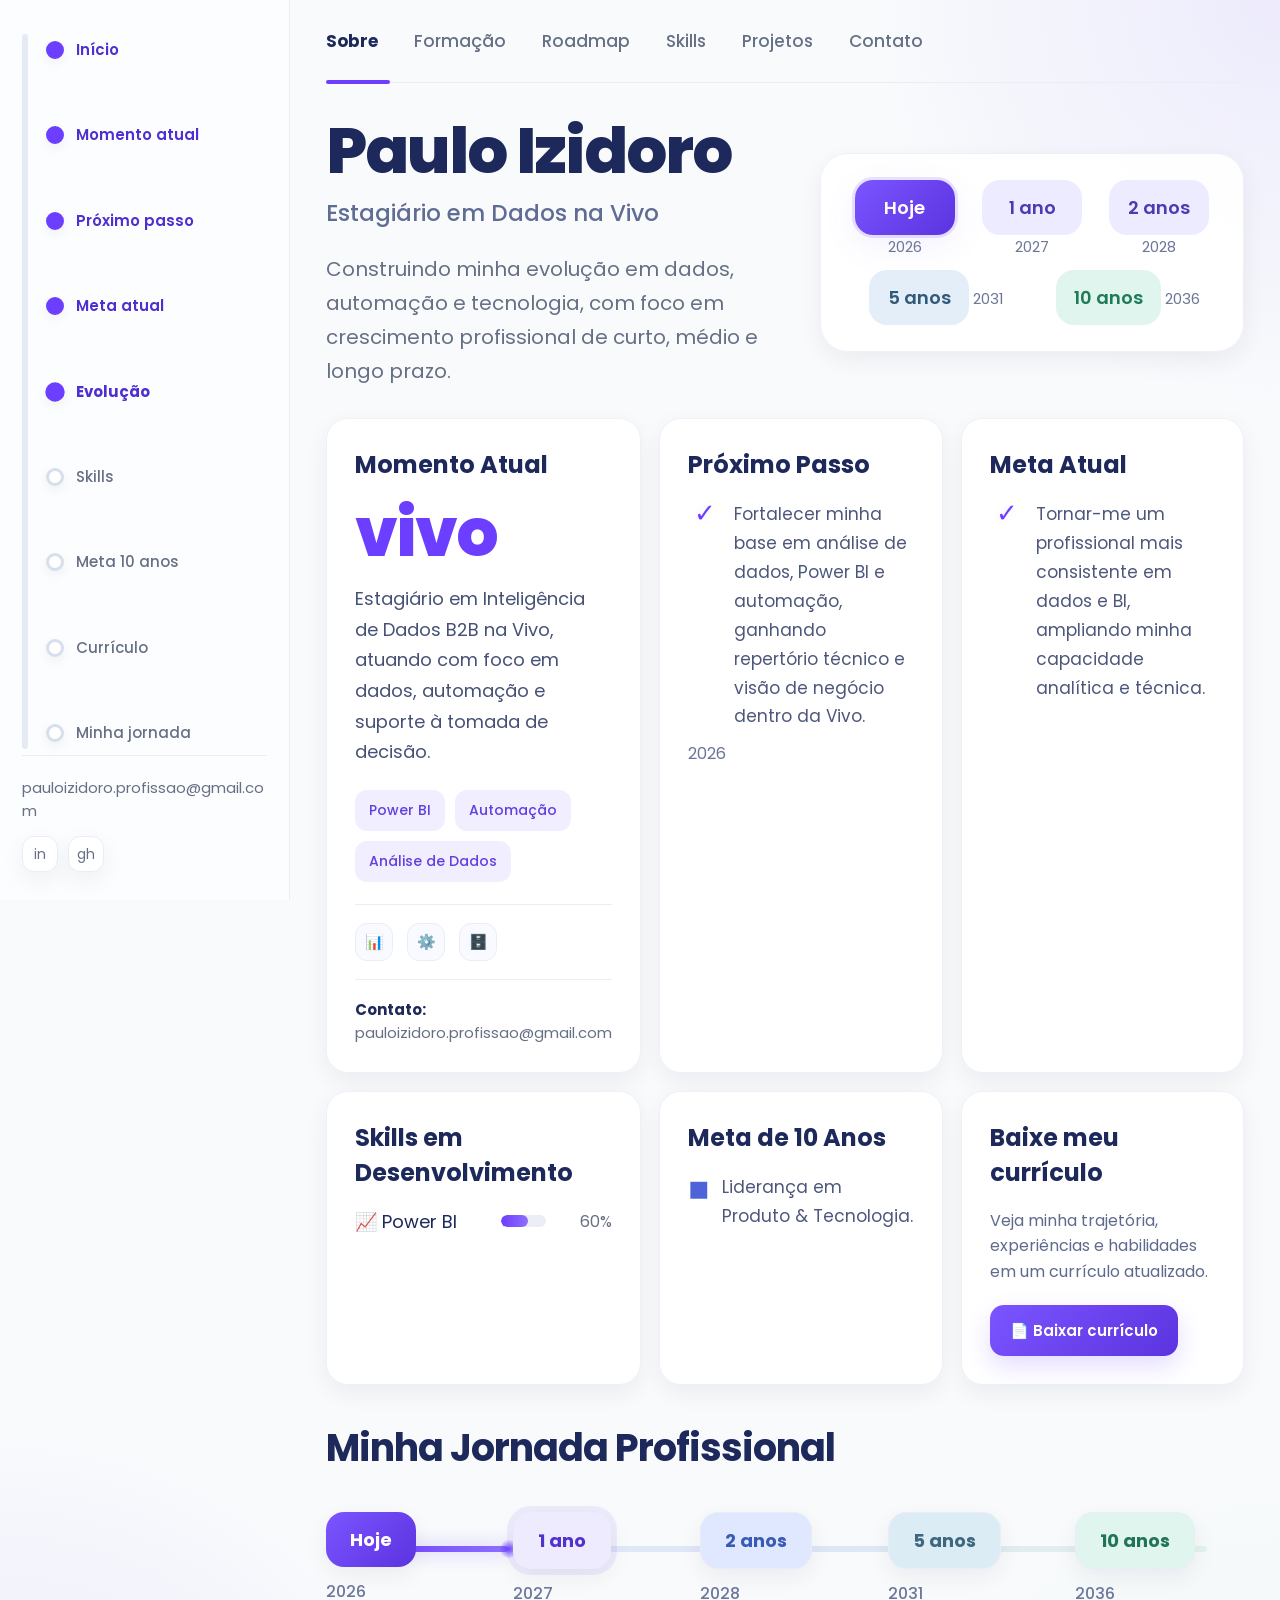
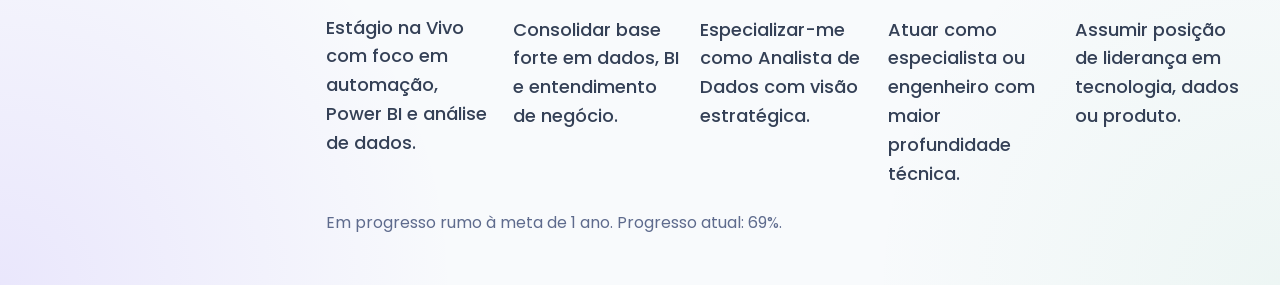
<file: index.html>
<!DOCTYPE html>
<html lang="pt-BR">
<head>
  <meta charset="UTF-8" />
  <meta name="viewport" content="width=device-width, initial-scale=1.0" />
  <title>PDI - Paulo Izidoro</title>

  <link rel="preconnect" href="https://fonts.googleapis.com">
  <link rel="preconnect" href="https://fonts.gstatic.com" crossorigin>
  <link
    href="https://fonts.googleapis.com/css2?family=Poppins:wght@300;400;500;600;700;800&display=swap"
    rel="stylesheet"
  >

  <link rel="stylesheet" href="css/style.css" />
</head>
<body>
  <div vw class="enabled">
    <div vw-access-button class="active"></div>
    <div vw-plugin-wrapper>
      <div class="vw-plugin-top-wrapper"></div>
    </div>
  </div>
  <script src="https://vlibras.gov.br/app/vlibras-plugin.js"></script>
  <script>
    new window.VLibras.Widget('https://vlibras.gov.br/app');
  </script>

  <div class="layout">
    <aside class="sidebar">
    <div class="sidebar-progress">
        <div class="sidebar-progress-line">
        <div class="sidebar-progress-fill" id="sidebarProgressFill"></div>
        </div>

        <nav class="sidebar-nav">
        <a href="#inicio" class="sidebar-step active" data-target="inicio">
            <span class="sidebar-step-dot"></span>
            <span class="sidebar-step-label">Início</span>
        </a>

        <a href="#momento-atual" class="sidebar-step" data-target="momento-atual">
            <span class="sidebar-step-dot"></span>
            <span class="sidebar-step-label">Momento atual</span>
        </a>

        <a href="#proximo-passo" class="sidebar-step" data-target="proximo-passo">
            <span class="sidebar-step-dot"></span>
            <span class="sidebar-step-label">Próximo passo</span>
        </a>

        <a href="#meta-atual" class="sidebar-step" data-target="meta-atual">
            <span class="sidebar-step-dot"></span>
            <span class="sidebar-step-label">Meta atual</span>
        </a>

        <a href="#horizonte" class="sidebar-step" data-target="horizonte">
            <span class="sidebar-step-dot"></span>
            <span class="sidebar-step-label">Evolução</span>
        </a>

        <a href="#skills-desenvolvimento" class="sidebar-step" data-target="skills-desenvolvimento">
            <span class="sidebar-step-dot"></span>
            <span class="sidebar-step-label">Skills</span>
        </a>

        <a href="#meta-10-anos" class="sidebar-step" data-target="meta-10-anos">
            <span class="sidebar-step-dot"></span>
            <span class="sidebar-step-label">Meta 10 anos</span>
        </a>

        <a href="#curriculo-card" class="sidebar-step" data-target="curriculo-card">
            <span class="sidebar-step-dot"></span>
            <span class="sidebar-step-label">Currículo</span>
        </a>

        <a href="#jornada-profissional" class="sidebar-step" data-target="jornada-profissional">
            <span class="sidebar-step-dot"></span>
            <span class="sidebar-step-label">Minha jornada</span>
        </a>
        </nav>
    </div>

    <div class="sidebar-bottom">
        <p class="email">pauloizidoro.profissao@gmail.com</p>
        <div class="socials">
        <a href="https://www.linkedin.com/in/paulo-izidoroo/" target="_blank"><span>in</span></a>
        <a href="https://github.com/EyziDev" target="_blank"><span>gh</span></a>
        </div>
    </div>
    </aside>

    <main class="content">
      <nav class="top-nav">
        <a href="index.html" class="active">Sobre</a>
        <a href="formacao.html">Formação</a>
        <a href="placeholder.html">Roadmap</a>
        <a href="placeholder.html">Skills</a>
        <a href="placeholder.html">Projetos</a>
        <a href="contato.html">Contato</a>
      </nav>

      <section class="hero reveal" id="inicio">
        <div class="hero-left">
          <h1>Paulo Izidoro</h1>
          <h3>Estagiário em Dados na Vivo</h3>
          <p>
            Construindo minha evolução em dados, automação e tecnologia,
            com foco em crescimento profissional de curto, médio e longo prazo.
          </p>
        </div>

        <div class="roadmap-card" id="horizonte">
            <div class="roadmap-track">
                <button class="step current roadmap-btn active" data-phase="hoje" type="button">
                <span class="bubble">Hoje</span>
                <span class="year">2026</span>
                </button>

                <button class="step one roadmap-btn" data-phase="1ano" type="button">
                <span class="bubble">1 ano</span>
                <span class="year">2027</span>
                </button>

                <button class="step two roadmap-btn" data-phase="2anos" type="button">
                <span class="bubble">2 anos</span>
                <span class="year">2028</span>
                </button>

                <button class="step five roadmap-btn" data-phase="5anos" type="button">
                <span class="bubble">5 anos</span>
                <span class="year">2031</span>
                </button>

                <button class="step ten roadmap-btn" data-phase="10anos" type="button">
                <span class="bubble">10 anos</span>
                <span class="year">2036</span>
                </button>
            </div>
        </div>
      </section>

      <section class="main-grid">
        <article class="card reveal" id="momento-atual">
          <h2>Momento Atual</h2>
          <div class="brand">vivo</div>
          <p class="role">
            Estagiário em Inteligência de Dados B2B na Vivo, atuando com foco em
            dados, automação e suporte à tomada de decisão.
          </p>

          <div class="tags">
            <span class="tag">Power BI</span>
            <span class="tag">Automação</span>
            <span class="tag">Análise de Dados</span>
          </div>

          <div class="divider"></div>

          <div class="mini-icons">
            <span>📊</span>
            <span>⚙️</span>
            <span>🗄️</span>
          </div>

          <div class="divider"></div>

          <p class="small-text"><span class="strong">Contato:</span> pauloizidoro.profissao@gmail.com</p>
        </article>

        <article class="card reveal" id="proximo-passo">
        <h2 id="nextStepTitle">Próximo Passo</h2>

        <div class="list-line dynamic-line">
            <span class="dynamic-icon" id="nextStepIcon">✓</span>
            <p id="nextStepText">
            Consolidar conhecimentos sólidos em análise de dados, BI e automação
            para apoiar decisões estratégicas.
            </p>
        </div>

        <p class="subdate" id="nextStepDate">2026</p>
        </article>

        <article class="card reveal" id="meta-atual">
        <h2 id="goalTitle">Meta Atual</h2>

        <div class="list-line dynamic-line">
            <span class="dynamic-icon" id="goalIcon">✓</span>
            <p id="goalText">
            Tornar-me um profissional mais consistente em dados e BI, ampliando
            minha capacidade analítica e técnica.
            </p>
        </div>
        </article>

        <article class="card reveal" id="skills-desenvolvimento">
          <h2>Skills em Desenvolvimento</h2>

          <div class="skill-row">
            <div class="skill-label">📈 Power BI</div>
            <div class="bar">
              <div class="bar-fill"></div>
            </div>
            <div class="percent">60%</div>
          </div>
        </article>

        <article class="card reveal" id="meta-10-anos">
          <h2>Meta de 10 Anos</h2>
          <div class="list-line">
            <span class="arrow">◼</span>
            <p>Liderança em Produto & Tecnologia.</p>
          </div>
        </article>

        <article class="card reveal" id="curriculo-card">
            <h2>Baixe meu currículo</h2>

            <p class="resume-text">
                Veja minha trajetória, experiências e habilidades em um currículo atualizado.
            </p>

            <a class="resume-button" href="assets/Paulo_Izidoro_EstágioDados_CV.pdf" download target="_blank">
                📄 Baixar currículo
            </a>
        </article>
      </section>

      <section class="timeline-section reveal" id="jornada-profissional">
        <h2 class="timeline-title">Minha Jornada Profissional</h2>

        <div class="timeline-progress-wrap">
          <div class="timeline-progress-base"></div>
          <div class="timeline-progress-fill" id="timelineProgress">
            <div class="progress-glow"></div>
          </div>

          <div class="timeline">
            <div class="timeline-item current">
              <div class="timeline-badge">Hoje</div>
              <div class="timeline-year">2026</div>
              <h4>Estágio na Vivo com foco em automação, Power BI e análise de dados.</h4>
            </div>

            <div class="timeline-item one" id="oneYearStep">
              <div class="timeline-badge">1 ano</div>
              <div class="timeline-year">2027</div>
              <h4>Consolidar base forte em dados, BI e entendimento de negócio.</h4>
            </div>

            <div class="timeline-item two">
              <div class="timeline-badge">2 anos</div>
              <div class="timeline-year">2028</div>
              <h4>Especializar-me como Analista de Dados com visão estratégica.</h4>
            </div>

            <div class="timeline-item five">
              <div class="timeline-badge">5 anos</div>
              <div class="timeline-year">2031</div>
              <h4>Atuar como especialista ou engenheiro com maior profundidade técnica.</h4>
            </div>

            <div class="timeline-item ten">
              <div class="timeline-badge">10 anos</div>
              <div class="timeline-year">2036</div>
              <h4>Assumir posição de liderança em tecnologia, dados ou produto.</h4>
            </div>
          </div>
        </div>

        <p class="timeline-status" id="timelineStatus">
          Em progresso rumo à meta de 1 ano.
        </p>
      </section>
    </main>
  </div>

  <script src="js/script.js"></script>
</body>
</html>
</file>
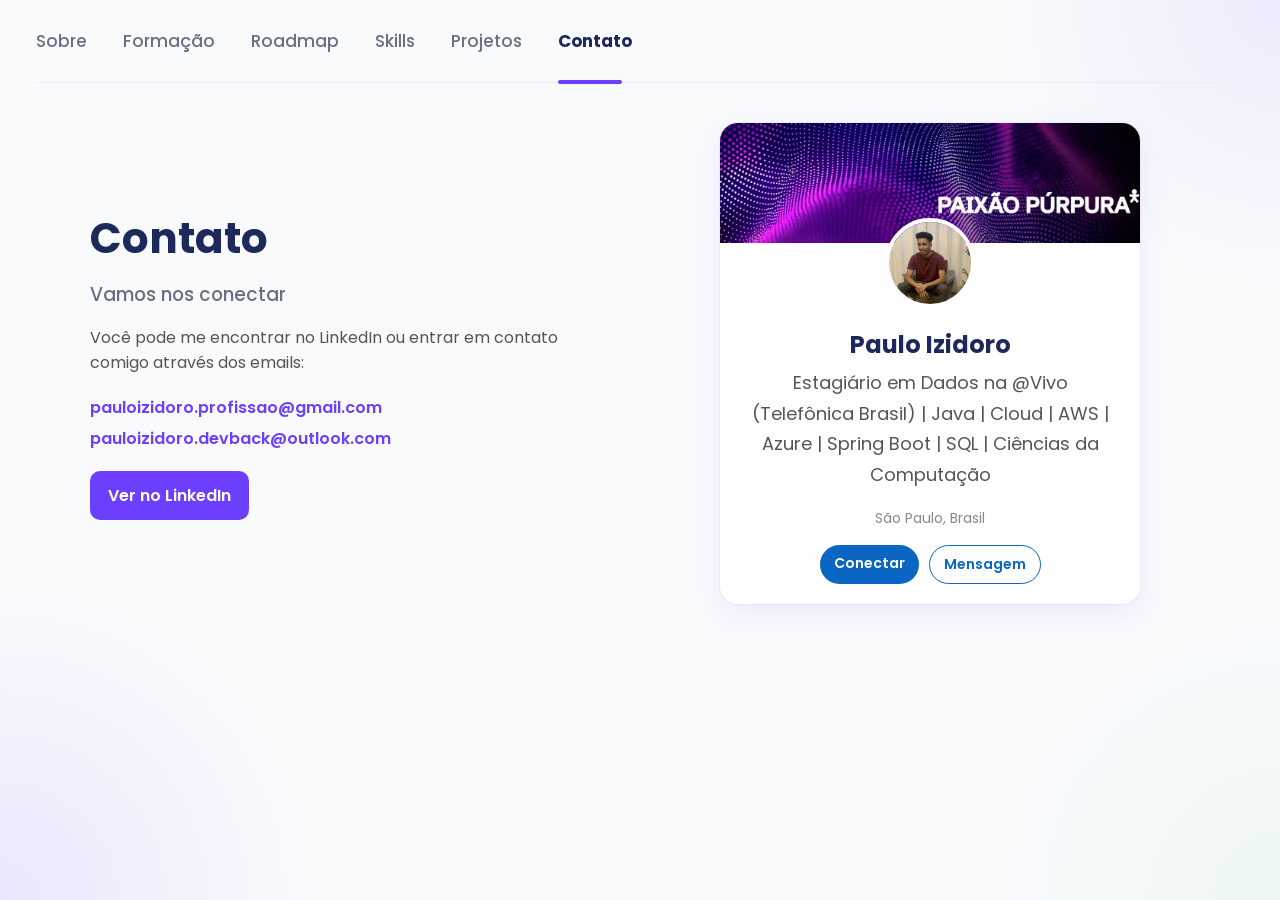
<file: contato.html>
<!DOCTYPE html>
<html lang="pt-BR">
<head>
  <meta charset="UTF-8" />
  <meta name="viewport" content="width=device-width, initial-scale=1.0"/>
  <title>Contato | Paulo Izidoro</title>

  <link rel="preconnect" href="https://fonts.googleapis.com">
  <link rel="preconnect" href="https://fonts.gstatic.com" crossorigin>
  <link href="https://fonts.googleapis.com/css2?family=Poppins:wght@300;400;500;600;700;800&display=swap" rel="stylesheet">

  <!-- GLOBAL -->
  <link rel="stylesheet" href="css/style.css" />

  <!-- LOCAL -->
  <link rel="stylesheet" href="css/contato.css" />
</head>

<body>

<div class="layout">
  <main class="content">

    <!-- MENU -->
    <nav class="top-nav">
      <a href="index.html">Sobre</a>
      <a href="formacao.html">Formação</a>
      <a href="placeholder.html">Roadmap</a>
      <a href="placeholder.html">Skills</a>
      <a href="placeholder.html">Projetos</a>
      <a href="contato.html" class="active">Contato</a>
    </nav>

    <!-- CONTEÚDO -->
    <section class="contato-wrapper">

      <!-- TEXTO -->
      <div class="contato-text">
        <h1>Contato</h1>
        <h3>Vamos nos conectar</h3>

        <p>
          Você pode me encontrar no LinkedIn ou entrar em contato comigo através dos emails:
        </p>

        <div class="emails">
          <a href="mailto:pauloizidoro.profissao@gmail.com">
            pauloizidoro.profissao@gmail.com
          </a>
          <a href="mailto:contato.paulo@email.com">
            pauloizidoro.devback@outlook.com
          </a>
        </div>

        <a 
          href="https://www.linkedin.com/in/paulo-izidoroo/" 
          target="_blank"
          class="linkedin-btn"
        >
          Ver no LinkedIn
        </a>
      </div>

      <!-- PREVIEW -->
      <div class="linkedin-preview">

        <div class="profile-card">

          <div class="cover"></div>

          <div class="profile-content">
            <img src="./img/perfil.jpg" class="avatar" />

            <h2>Paulo Izidoro</h2>

            <p class="role">
              Estagiário em Dados na @Vivo (Telefônica Brasil) | Java | Cloud | AWS | Azure | Spring Boot | SQL | Ciências da Computação
            </p>

            <p class="location">
              São Paulo, Brasil
            </p>

            <div class="actions">
              <a href="https://www.linkedin.com/in/paulo-izidoroo/" target="_blank">
                Conectar
              </a>
              <a href="https://www.linkedin.com/in/paulo-izidoroo/" target="_blank">
                Mensagem
              </a>
            </div>

          </div>

        </div>

      </div>

    </section>

  </main>
</div>

</body>
</html>
</file>
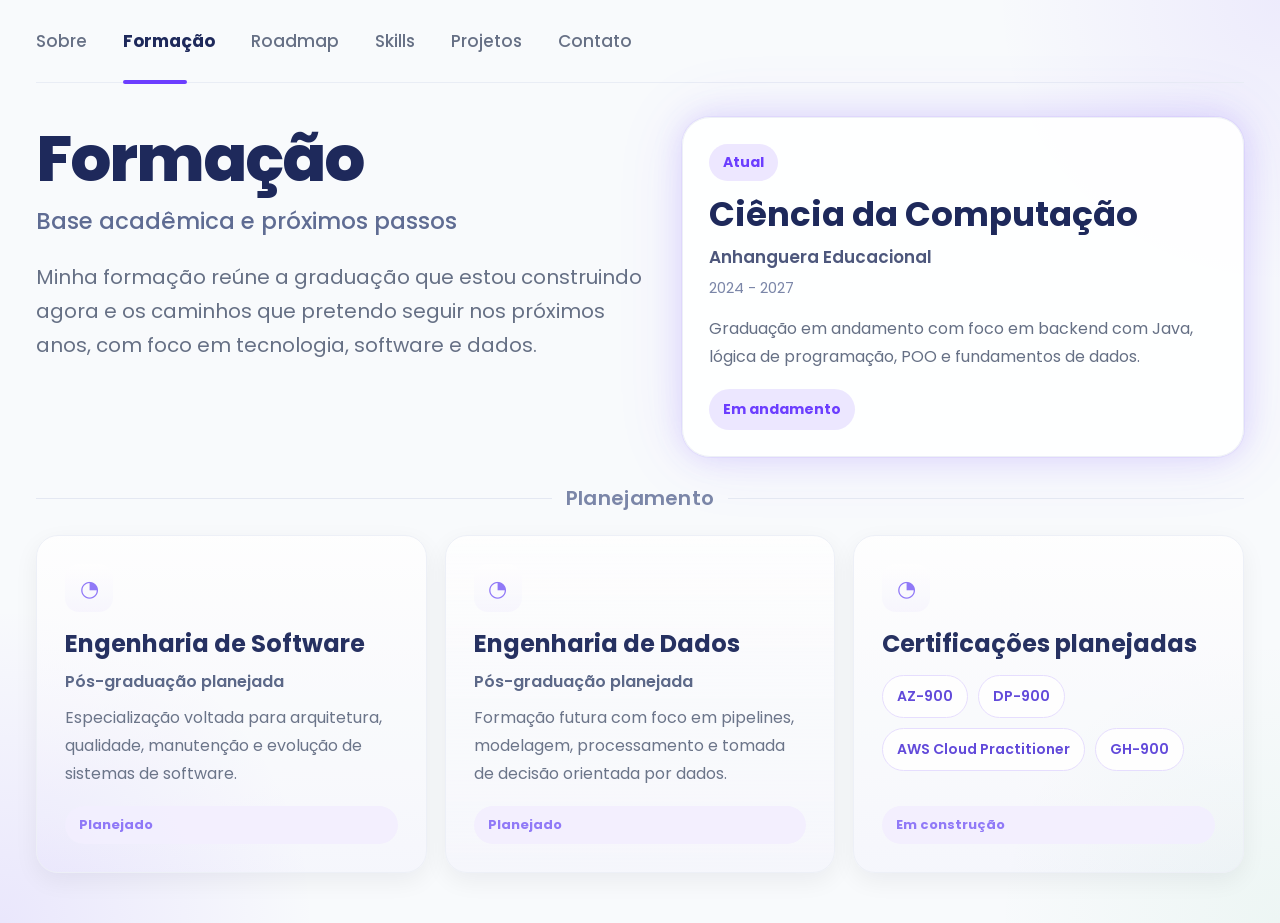
<file: formacao.html>
<!DOCTYPE html>
<html lang="pt-BR">
<head>
  <meta charset="UTF-8" />
  <meta name="viewport" content="width=device-width, initial-scale=1.0" />
  <title>Formação | Paulo Izidoro</title>

  <link rel="preconnect" href="https://fonts.googleapis.com">
  <link rel="preconnect" href="https://fonts.gstatic.com" crossorigin>
  <link
    href="https://fonts.googleapis.com/css2?family=Poppins:wght@300;400;500;600;700;800&display=swap"
    rel="stylesheet"
  >

  <link rel="stylesheet" href="css/style.css" />
  <link rel="stylesheet" href="css/formacao.css" />
</head>
<body>
    <div vw class="enabled">
        <div vw-access-button class="active"></div>
        <div vw-plugin-wrapper>
        <div class="vw-plugin-top-wrapper"></div>
        </div>
    </div>
    <script src="https://vlibras.gov.br/app/vlibras-plugin.js"></script>
    <script>
        new window.VLibras.Widget('https://vlibras.gov.br/app');
    </script>

  <div class="layout">

    <main class="content">
      <nav class="top-nav">
        <a href="index.html">Sobre</a>
        <a href="formacao.html" class="active">Formação</a>
        <a href="placeholder.html">Roadmap</a>
        <a href="placeholder.html">Skills</a>
        <a href="placeholder.html">Projetos</a>
        <a href="contato.html">Contato</a>
      </nav>

      <section class="hero reveal">
        <div class="hero-left">
          <h1>Formação</h1>
          <h3>Base acadêmica e próximos passos</h3>
          <p>
            Minha formação reúne a graduação que estou construindo agora e os caminhos
            que pretendo seguir nos próximos anos, com foco em tecnologia, software e dados.
          </p>
        </div>

        <div class="roadmap-card formacao-highlight-card">
          <span class="highlight-badge">Atual</span>
          <h2>Ciência da Computação</h2>
          <p class="highlight-institution">Anhanguera Educacional</p>
          <p class="highlight-period">2024 - 2027</p>
          <p class="highlight-description">
            Graduação em andamento com foco em backend com Java, lógica de programação,
            POO e fundamentos de dados.
          </p>
          <span class="status-chip">Em andamento</span>
        </div>
      </section>

      <div class="formacao-divider reveal">
        <span>Planejamento</span>
      </div>

      <section class="formacao-grid-section reveal">
        <article class="card formacao-card futuro">
          <div class="card-icon">◔</div>
          <h2>Engenharia de Software</h2>
          <p class="card-subtitle">Pós-graduação planejada</p>
          <p class="card-text">
            Especialização voltada para arquitetura, qualidade, manutenção e evolução
            de sistemas de software.
          </p>
          <span class="card-tag future">Planejado</span>
        </article>

        <article class="card formacao-card futuro">
          <div class="card-icon">◔</div>
          <h2>Engenharia de Dados</h2>
          <p class="card-subtitle">Pós-graduação planejada</p>
          <p class="card-text">
            Formação futura com foco em pipelines, modelagem, processamento e tomada
            de decisão orientada por dados.
          </p>
          <span class="card-tag future">Planejado</span>
        </article>

        <article class="card formacao-card futuro certificacoes-card">
          <div class="card-icon">◔</div>
          <h2>Certificações planejadas</h2>

          <div class="cert-list">
            <span class="cert-item">AZ-900</span>
            <span class="cert-item">DP-900</span>
            <span class="cert-item">AWS Cloud Practitioner</span>
            <span class="cert-item">GH-900</span>
          </div>

          <span class="card-tag future">Em construção</span>
        </article>
      </section>
    </main>
  </div>

  <script src="js/formacao.js"></script>
</body>
</html>
</file>
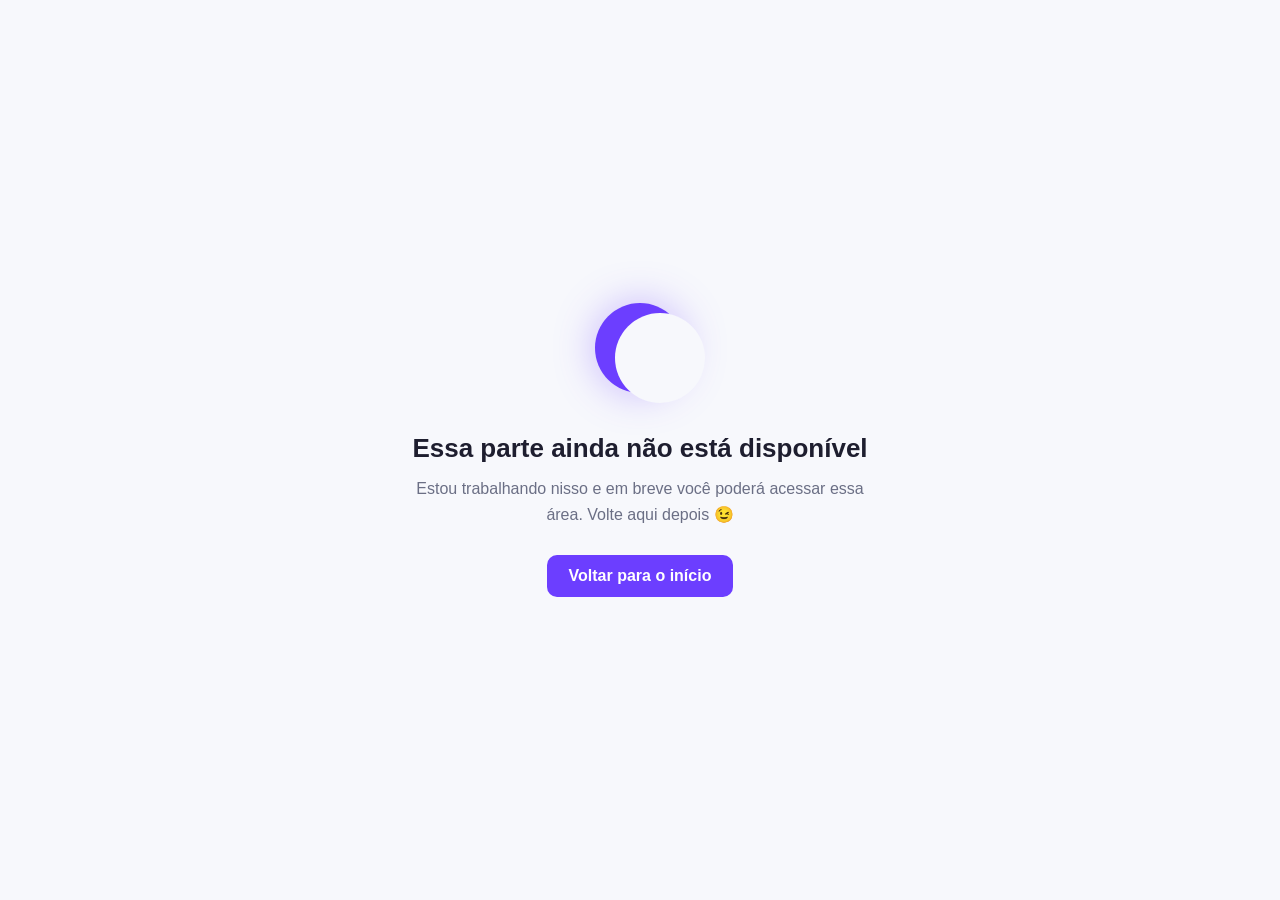
<file: placeholder.html>
<!DOCTYPE html>
<html lang="pt-br">
<head>
  <meta charset="UTF-8" />
  <title>Em breve</title>
  <link rel="stylesheet" href="./css/placeholder.css" />
</head>
<body>

  <div class="container">

    <div class="moon-wrapper">
      <div class="moon"></div>
    </div>

    <h1>Essa parte ainda não está disponível</h1>

    <p>
      Estou trabalhando nisso e em breve você poderá acessar essa área.
      Volte aqui depois 😉
    </p>

    <a href="./index.html" class="back-btn">Voltar para o início</a>

  </div>

</body>
</html>
</file>
<file: css/style.css>
* {
  margin: 0;
  padding: 0;
  border: 0;
  box-sizing: border-box;
  font-family: "Poppins", sans-serif;
}

:root {
  --bg: #f8fafc;
  --white: #ffffff;
  --text: #1e295b;
  --text-soft: #667085;
  --line: #e9edf5;

  --purple: #6c3eff;
  --purple-soft: #ede7ff;
  --purple-mid: #bba9ff;

  --blue-soft: #dfe8ff;
  --green-soft: #dff5ee;
  --green: #3bb273;

  --shadow: 0 10px 35px rgba(108, 62, 255, 0.08);
  --card-shadow: 0 8px 24px rgba(15, 23, 42, 0.06);
  --radius-xl: 28px;
  --radius-lg: 22px;
}

body {
  background:
    radial-gradient(circle at bottom left, rgba(108, 62, 255, 0.10), transparent 20%),
    radial-gradient(circle at top right, rgba(108, 62, 255, 0.08), transparent 18%),
    radial-gradient(circle at bottom right, rgba(59, 178, 115, 0.06), transparent 18%),
    var(--bg);
  color: var(--text);
  min-height: 100vh;
}

.layout {
  display: flex;
  min-height: 100vh;
}

.sidebar {
  width: 290px;
  background: rgba(255, 255, 255, 0.55);
  backdrop-filter: blur(8px);
  border-right: 1px solid var(--line);
  padding: 32px 22px;
  display: flex;
  flex-direction: column;
  justify-content: space-between;
  position: sticky;
  top: 0;
  height: 100vh;
}

.sidebar {
  width: 290px;
  background: rgba(255, 255, 255, 0.55);
  backdrop-filter: blur(8px);
  border-right: 1px solid var(--line);
  padding: 28px 22px;
  display: flex;
  flex-direction: column;
  justify-content: space-between;
  position: sticky;
  top: 0;
  height: 100vh;
}

.sidebar-progress {
  position: relative;
  flex: 1;
  display: flex;
  align-items: stretch;
  gap: 18px;
  min-height: 0;
}

.sidebar-progress-line {
  position: relative;
  width: 6px;
  border-radius: 999px;
  background: #e5eaf5;
  margin-top: 6px;
  margin-bottom: 6px;
  overflow: hidden;
  flex-shrink: 0;
}

.sidebar-progress-fill {
  position: absolute;
  top: 0;
  left: 0;
  width: 100%;
  height: 0%;
  border-radius: 999px;
  background: linear-gradient(180deg, #6c3eff 0%, #8d70ff 100%);
  box-shadow: 0 0 18px rgba(108, 62, 255, 0.24);
  transition: height 0.18s linear;
}

.sidebar-nav {
  display: flex;
  flex-direction: column;
  justify-content: space-between;
  gap: 10px;
  width: 100%;
}

.sidebar-step {
  position: relative;
  display: flex;
  align-items: center;
  gap: 12px;
  text-decoration: none;
  color: var(--text-soft);
  min-height: 44px;
  transition: 0.25s ease;
}

.sidebar-step:hover {
  color: var(--text);
}

.sidebar-step-dot {
  width: 18px;
  height: 18px;
  border-radius: 50%;
  background: #ffffff;
  border: 3px solid #d8dfec;
  box-shadow: 0 4px 12px rgba(15, 23, 42, 0.06);
  flex-shrink: 0;
  transition: 0.25s ease;
}

.sidebar-step-label {
  font-size: 15px;
  font-weight: 500;
  line-height: 1.2;
}

.sidebar-step.active {
  color: #4e2fd1;
}

.sidebar-step.active .sidebar-step-label {
  font-weight: 700;
}

.sidebar-step.active .sidebar-step-dot {
  border-color: #6c3eff;
  background: #6c3eff;
  transform: scale(1.08);
}

.sidebar-step.completed .sidebar-step-dot {
  border-color: #6c3eff;
  background: #6c3eff;
}

.sidebar-step.completed .sidebar-step-label {
  color: #4e2fd1;
  font-weight: 600;
}

.sidebar-bottom {
  border-top: 1px solid var(--line);
  padding-top: 20px;
}

.email {
  color: var(--text-soft);
  font-size: 15px;
  margin-bottom: 14px;
  word-break: break-word;
}

.socials {
  display: flex;
  gap: 10px;
}

.socials span {
  width: 36px;
  height: 36px;
  border-radius: 12px;
  display: flex;
  align-items: center;
  justify-content: center;
  background: var(--white);
  border: 1px solid var(--line);
  color: var(--text-soft);
  font-size: 14px;
  box-shadow: var(--card-shadow);
}
.socials a{
    text-decoration: none;
}

.content {
  flex: 1;
  padding: 28px 36px 50px;
}

.top-nav {
  display: flex;
  gap: 36px;
  align-items: center;
  border-bottom: 1px solid var(--line);
  padding-bottom: 18px;
  margin-bottom: 34px;
  flex-wrap: wrap;
}

.top-nav a {
  text-decoration: none;
  color: var(--text-soft);
  font-size: 17px;
  font-weight: 500;
  position: relative;
  padding-bottom: 10px;
}

.top-nav a.active {
  color: var(--text);
  font-weight: 700;
}

.top-nav a.active::after {
  content: "";
  width: 64px;
  height: 4px;
  border-radius: 999px;
  background: var(--purple);
  position: absolute;
  left: 0;
  bottom: -20px;
}

.hero {
  display: grid;
  grid-template-columns: 1.1fr 1fr;
  gap: 28px;
  align-items: center;
  margin-bottom: 30px;
}

.hero-left h1 {
  font-size: 64px;
  line-height: 1.05;
  margin-bottom: 12px;
  font-weight: 800;
  letter-spacing: -2px;
}

.hero-left h3 {
  font-size: 23px;
  font-weight: 500;
  color: #5f6c93;
  margin-bottom: 22px;
}

.hero-left p {
  font-size: 20px;
  line-height: 1.7;
  color: var(--text-soft);
  max-width: 620px;
}

.roadmap-card,
.card {
  background: rgba(255, 255, 255, 0.92);
  border: 1px solid #edf0f7;
  border-radius: var(--radius-xl);
  padding: 26px;
  box-shadow: var(--card-shadow);
}

.roadmap-track {
  display: flex;
  align-items: center;
  justify-content: space-between;
  gap: 12px;
  flex-wrap: wrap;
}

.roadmap-btn {
  border: none;
  background: transparent;
  cursor: pointer;
  transition: transform 0.2s ease, opacity 0.2s ease;
  text-align: center;
}

.roadmap-btn:hover {
  transform: translateY(-2px);
}

.roadmap-btn.active .bubble {
  outline: 3px solid rgba(108, 62, 255, 0.14);
}

.roadmap-btn {
  border: none;
  background: transparent;
  cursor: pointer;
  transition: transform 0.2s ease, opacity 0.2s ease;
}

.roadmap-btn:hover {
  transform: translateY(-2px);
}

.roadmap-btn.active .bubble {
  outline: 3px solid rgba(108, 62, 255, 0.14);
}

.dynamic-line {
  align-items: center;
}

.dynamic-icon {
  min-width: 34px;
  font-size: 26px;
  line-height: 1;
  color: #5b33df;
  display: inline-flex;
  align-items: center;
  justify-content: center;
}

.icon-success,
.icon-clock,
.icon-future {
  color: #6c3eff;
}
.dynamic-icon {
  min-width: 34px;
  font-size: 26px;
  line-height: 1;
  color: #6c3eff;
  display: inline-flex;
  align-items: center;
  justify-content: center;
  text-shadow: 0 0 8px rgba(108, 62, 255, 0.15);
}

.content-switch {
  animation: fadeSwitch 0.28s ease;
}

@keyframes clockTick {
  0% {
    transform: rotate(0deg) scale(1);
  }
  25% {
    transform: rotate(8deg) scale(1.05);
  }
  50% {
    transform: rotate(0deg) scale(1);
  }
  75% {
    transform: rotate(-8deg) scale(1.05);
  }
  100% {
    transform: rotate(0deg) scale(1);
  }
}

@keyframes fadeSwitch {
  from {
    opacity: 0.25;
    transform: translateY(4px);
  }
  to {
    opacity: 1;
    transform: translateY(0);
  }
}

.step {
  min-width: 95px;
  text-align: center;
  flex: 1;
}

.step .bubble {
  padding: 14px 18px;
  border-radius: 18px;
  font-weight: 600;
  font-size: 18px;
  display: inline-block;
  min-width: 100px;
}

.step.current .bubble {
  background: linear-gradient(135deg, #7b55ff, #5b33df);
  color: white;
  box-shadow: var(--shadow);
}

.step.one .bubble,
.step.two .bubble {
  background: #ecebff;
  color: #4a3bb1;
}

.step.five .bubble {
  background: #e3eef8;
  color: #31597a;
}

.step.ten .bubble {
  background: #dff5ee;
  color: #1e7b57;
}

.step .year {
  margin-top: 10px;
  font-size: 15px;
  color: #6d7896;
}

.main-grid {
  display: grid;
  grid-template-columns: 1.1fr 1fr 1fr;
  gap: 18px;
  margin-bottom: 34px;
}

.card {
  border-radius: var(--radius-lg);
  padding: 28px;
}

.card h2 {
  color: var(--text);
  margin-bottom: 18px;
  font-size: 24px;
  font-weight: 700;
}

.brand {
  font-size: 66px;
  font-weight: 800;
  line-height: 1;
  color: #6c3eff;
  margin: 8px 0 18px;
  letter-spacing: -2px;
}

.role {
  font-size: 18px;
  color: #465177;
  line-height: 1.7;
  margin-bottom: 18px;
}

.tags {
  display: flex;
  flex-wrap: wrap;
  gap: 10px;
  margin: 22px 0;
}

.tag {
  padding: 10px 14px;
  background: #f1eeff;
  color: #6240dd;
  border-radius: 12px;
  font-size: 14px;
  font-weight: 500;
}

.divider {
  width: 100%;
  height: 1px;
  background: var(--line);
  margin: 18px 0;
}

.mini-icons {
  display: flex;
  gap: 14px;
  margin-bottom: 18px;
  color: var(--text-soft);
}

.mini-icons span {
  width: 38px;
  height: 38px;
  border-radius: 12px;
  background: #f8faff;
  border: 1px solid var(--line);
  display: flex;
  align-items: center;
  justify-content: center;
  font-size: 15px;
}

.small-text {
  font-size: 15px;
  color: var(--text-soft);
}

.strong {
  font-weight: 700;
  color: var(--text);
}

.list-line {
  display: flex;
  align-items: flex-start;
  gap: 12px;
  color: #4d577c;
  line-height: 1.7;
  font-size: 17px;
}

.arrow {
  color: #4e63d9;
  font-size: 26px;
  line-height: 1;
  margin-top: 2px;
}

.resume-text {
  font-size: 16px;
  color: #5e6b8d;
  line-height: 1.6;
  margin-bottom: 20px;
}

.resume-button {
  display: inline-block;
  text-decoration: none;
  background: linear-gradient(135deg, #7b55ff, #5b33df);
  color: white;
  padding: 14px 20px;
  border-radius: 14px;
  font-weight: 600;
  font-size: 15px;
  box-shadow: 0 10px 24px rgba(108, 62, 255, 0.18);
  transition: all 0.2s ease;
}

.resume-button:hover {
  transform: translateY(-2px);
  box-shadow: 0 14px 28px rgba(108, 62, 255, 0.25);
}

.subdate {
  margin-top: 10px;
  color: #69769a;
  font-size: 16px;
}

.skill-row {
  display: flex;
  align-items: center;
  justify-content: space-between;
  gap: 16px;
  margin-top: 10px;
}

.skill-label {
  display: flex;
  align-items: center;
  gap: 10px;
  font-size: 18px;
  color: var(--text);
  min-width: 130px;
}

.bar {
  flex: 1;
  height: 12px;
  background: #ebeef6;
  border-radius: 999px;
  overflow: hidden;
}

.bar-fill {
  width: 60%;
  height: 100%;
  background: linear-gradient(90deg, #6c3eff, #8d70ff);
  border-radius: 999px;
}

.percent {
  color: var(--text-soft);
  font-size: 16px;
  min-width: 50px;
  text-align: right;
}

.timeline-section {
  margin-top: 8px;
}

.timeline-title {
  font-size: 38px;
  margin-bottom: 28px;
  font-weight: 700;
  letter-spacing: -1px;
}

.timeline-progress-wrap {
  position: relative;
  padding-top: 8px;
}

.timeline-progress-base,
.timeline-progress-fill {
  position: absolute;
  top: 42px;
  left: 4%;
  height: 6px;
  border-radius: 999px;
}

.timeline-progress-base {
  width: 92%;
  background: linear-gradient(90deg, #e6ebf7 0%, #dde5f7 50%, #e4f2eb 100%);
  z-index: 0;
}

.timeline-progress-fill {
  width: 12%;
  background: linear-gradient(90deg, #6c3eff, #8d70ff);
  box-shadow: 0 0 18px rgba(108, 62, 255, 0.35);
  z-index: 1;
  transition: width 1.2s ease;
  overflow: visible;
}

.progress-glow {
  position: absolute;
  right: -10px;
  top: 50%;
  transform: translateY(-50%);
  width: 18px;
  height: 18px;
  border-radius: 50%;
  background: radial-gradient(circle, rgba(108, 62, 255, 0.95) 0%, rgba(108, 62, 255, 0.15) 65%, transparent 100%);
  animation: pulseGlow 1.8s infinite ease-in-out;
}

.timeline {
  position: relative;
  display: grid;
  grid-template-columns: repeat(5, 1fr);
  gap: 18px;
  z-index: 2;
}

.timeline-item {
  position: relative;
}

.timeline-badge {
  display: inline-block;
  padding: 14px 24px;
  border-radius: 18px;
  font-size: 18px;
  font-weight: 700;
  margin-bottom: 12px;
  background: white;
  border: 1px solid var(--line);
  box-shadow: var(--card-shadow);
}

.timeline-item.current .timeline-badge {
  background: linear-gradient(135deg, #7b55ff, #5b33df);
  color: white;
  border: none;
}

.timeline-item.one .timeline-badge {
  background: #eeebff;
  color: #5132cc;
}

.timeline-item.two .timeline-badge {
  background: #dfe8ff;
  color: #395bb8;
}

.timeline-item.five .timeline-badge {
  background: #dcecf5;
  color: #3f6780;
}

.timeline-item.ten .timeline-badge {
  background: #dff5ee;
  color: #227457;
}

.timeline-year {
  font-size: 16px;
  color: #6c789b;
  margin-bottom: 10px;
  font-weight: 500;
}

.timeline-item h4 {
  font-size: 18px;
  line-height: 1.6;
  color: #344056;
  font-weight: 500;
  max-width: 220px;
}

.timeline-status {
  margin-top: 22px;
  font-size: 16px;
  color: #5e6b8d;
}

.reveal {
  opacity: 0;
  transform: translateY(22px);
  transition: opacity 0.8s ease, transform 0.8s ease;
}

.reveal.show {
  opacity: 1;
  transform: translateY(0);
}

.active-target .timeline-badge {
  box-shadow: 0 0 0 6px rgba(108, 62, 255, 0.08), var(--card-shadow);
}

@keyframes pulseGlow {
  0% {
    transform: translateY(-50%) scale(0.95);
    opacity: 0.8;
  }
  50% {
    transform: translateY(-50%) scale(1.2);
    opacity: 1;
  }
  100% {
    transform: translateY(-50%) scale(0.95);
    opacity: 0.8;
  }
}

@media (max-width: 1250px) {
  .hero {
    grid-template-columns: 1fr;
  }

  .main-grid {
    grid-template-columns: 1fr 1fr;
  }

  .timeline {
    grid-template-columns: 1fr 1fr;
  }

  .timeline-progress-base,
  .timeline-progress-fill {
    display: none;
  }
}

@media (max-width: 980px) {
  .layout {
    flex-direction: column;
  }

  .sidebar {
    width: 100%;
    height: auto;
    position: relative;
    border-right: none;
    border-bottom: 1px solid var(--line);
    padding: 20px;
  }

  .sidebar-progress {
    display: none;
  }

  .sidebar-bottom {
    border-top: none;
    padding-top: 0;
  }

  .content {
    padding: 24px 20px 40px;
  }

  .hero-left h1 {
    font-size: 44px;
  }

  .main-grid,
  .timeline {
    grid-template-columns: 1fr;
  }
}
</file>
<file: css/contato.css>
/* ===== LAYOUT DA PÁGINA ===== */
.contato-wrapper {
  display: grid;
  grid-template-columns: 1fr 1fr;
  gap: 60px;
  align-items: center;

  max-width: 1100px;
  margin: 40px auto;
}

/* ===== TEXTO ===== */
.contato-text h1 {
  font-size: 42px;
  margin-bottom: 10px;
}

.contato-text h3 {
  color: #6b6f85;
  margin-bottom: 16px;
  font-weight: 500;
}

.contato-text p {
  margin-bottom: 20px;
  color: #555;
}

/* EMAILS */
.emails {
  display: flex;
  flex-direction: column;
  gap: 6px;
  margin-bottom: 20px;
}

.emails a {
  color: var(--purple);
  text-decoration: none;
  font-weight: 600;
}

/* BOTÃO */
.linkedin-btn {
  display: inline-block;
  padding: 12px 18px;
  background: var(--purple);
  color: white;
  border-radius: 10px;
  text-decoration: none;
  font-weight: 600;
}

/* ===== PREVIEW ===== */
.linkedin-preview {
  display: flex;
  justify-content: center;
}

/* CARD */
.profile-card {
  width: 100%;
  max-width: 420px;
  background: white;
  border-radius: 18px;
  overflow: hidden;

  box-shadow:
    0 0 0 1px rgba(108, 62, 255, 0.06),
    0 10px 30px rgba(108, 62, 255, 0.08);

  transition: 0.25s;
}

.profile-card:hover {
  transform: translateY(-6px);
}

/* CAPA */
.cover {
  height: 120px;
  background-image: url("../img/capa_linkedin_branca.png");
  background-size: cover;
  background-position: center;
}

/* CONTEÚDO */
.profile-content {
  padding: 20px;
  text-align: center;
}

/* FOTO */
.avatar {
  width: 90px;
  height: 90px;
  border-radius: 50%;
  margin-top: -45px;
  border: 4px solid white;
  object-fit: cover;
}

/* TEXTOS */
.profile-content h2 {
  margin-top: 12px;
}

.role {
  color: #555;
  margin-top: 6px;
}

.location {
  font-size: 14px;
  color: #888;
  margin-top: 4px;
}

/* BOTÕES */
.actions {
  margin-top: 16px;
  display: flex;
  gap: 10px;
  justify-content: center;
}

.actions a {
  padding: 8px 14px;
  border-radius: 20px;
  text-decoration: none;
  font-size: 14px;
  font-weight: 600;
}

.actions a:first-child {
  background: #0a66c2;
  color: white;
}

.actions a:last-child {
  border: 1px solid #0a66c2;
  color: #0a66c2;
}

/* ===== RESPONSIVO ===== */
@media (max-width: 900px) {
  .contato-wrapper {
    grid-template-columns: 1fr;
  }
}
</file>
<file: css/formacao.css>
* {
  border: 0;
  margin: 0;
  padding: 0;
  box-sizing: border-box;
}

.hero {
  margin-bottom: 26px;
  align-items: start;
}

.hero-left {
  padding-top: 8px;
}

.hero-left h1 {
  margin-top: 0;
}

.formacao-highlight-card {
  position: relative;
  z-index: 1;
  overflow: visible;

  box-shadow:
    0 0 0 1px rgba(108, 62, 255, 0.06),
    0 0 30px rgba(108, 62, 255, 0.16),
    0 0 70px rgba(108, 62, 255, 0.10);
}

.highlight-badge {
  display: inline-block;
  padding: 8px 14px;
  border-radius: 999px;
  background: var(--purple-soft);
  color: var(--purple);
  font-weight: 700;
  font-size: 14px;
  margin-bottom: 14px;
}

.formacao-highlight-card h2 {
  font-size: 34px;
  line-height: 1.15;
  margin-bottom: 10px;
  color: var(--text);
}

.highlight-institution {
  font-size: 17px;
  font-weight: 600;
  color: #4d577c;
  margin-bottom: 6px;
}

.highlight-period {
  font-size: 15px;
  color: #7b86a8;
  margin-bottom: 16px;
}

.highlight-description {
  font-size: 16px;
  line-height: 1.75;
  color: var(--text-soft);
  margin-bottom: 18px;
}

.status-chip {
  display: inline-block;
  padding: 10px 14px;
  border-radius: 999px;
  background: rgba(108, 62, 255, 0.12);
  color: var(--purple);
  font-size: 14px;
  font-weight: 700;
}

.formacao-divider {
  display: flex;
  align-items: center;
  gap: 14px;
  margin: 8px 0 22px;
}

.formacao-divider::before,
.formacao-divider::after {
  content: "";
  flex: 1;
  height: 1px;
  background: #e4e8f2;
}

.formacao-divider span {
  font-size: 20px;
  font-weight: 600;
  color: #7b86a8;
  letter-spacing: 0.3px;
}

.formacao-grid-section {
  display: grid;
  grid-template-columns: repeat(3, 1fr);
  gap: 18px;
  margin-top: 0;
}

.formacao-card {
  min-height: 310px;
  display: flex;
  flex-direction: column;
}

.card-icon {
  width: 48px;
  height: 48px;
  border-radius: 14px;
  display: flex;
  align-items: center;
  justify-content: center;
  background: #f4f1ff;
  font-size: 22px;
  margin-bottom: 18px;
  color: var(--purple);
}

.formacao-card h2 {
  font-size: 24px;
  line-height: 1.2;
  margin-bottom: 10px;
  color: var(--text);
}

.card-subtitle {
  font-size: 16px;
  font-weight: 600;
  color: #566384;
  margin-bottom: 10px;
}

.card-text {
  font-size: 16px;
  line-height: 1.75;
  color: var(--text-soft);
  margin-bottom: auto;
}

.card-tag {
  display: inline-block;
  margin-top: 18px;
  padding: 9px 14px;
  border-radius: 999px;
  font-size: 13px;
  font-weight: 700;
}

.card-tag.future {
  background: #f3efff;
  color: #8c74f7;
}

.formacao-card.futuro {
  background: linear-gradient(
    180deg,
    rgba(255, 255, 255, 0.95),
    rgba(108, 62, 255, 0.02)
  );
  opacity: 0.96;
}

.formacao-card.futuro .card-icon {
  background: linear-gradient(
    180deg,
    rgba(255, 255, 255, 0.95),
    rgba(108, 62, 255, 0.04)
  );
  color: #8c74f7;
}

.certificacoes-card .cert-list {
  display: flex;
  flex-wrap: wrap;
  gap: 10px;
  margin-top: 6px;
  margin-bottom: auto;
}

.cert-item {
  padding: 10px 14px;
  border-radius: 999px;
  background: white;
  border: 1px solid #e6ddff;
  color: #5c43d9;
  font-size: 14px;
  font-weight: 600;
  white-space: nowrap;
}

@media (max-width: 1250px) {
  .formacao-grid-section {
    grid-template-columns: 1fr 1fr;
  }

  .certificacoes-card {
    grid-column: span 2;
  }
}

@media (max-width: 980px) {
  .formacao-grid-section {
    grid-template-columns: 1fr;
  }

  .certificacoes-card {
    grid-column: span 1;
  }

  .formacao-highlight-card h2 {
    font-size: 28px;
  }

  .formacao-card {
    min-height: auto;
  }
}
</file>
<file: css/placeholder.css>
* {
  margin: 0;
  padding: 0;
  box-sizing: border-box;
}

body {
  font-family: "Inter", sans-serif;
  background: #f7f8fc;
  color: #1e1e2f;

  display: flex;
  align-items: center;
  justify-content: center;

  height: 100vh;
}

.container {
  text-align: center;
  max-width: 500px;
  padding: 20px;
}

.moon-wrapper {
  margin-bottom: 40px;
}

.moon {
  width: 90px;
  height: 90px;
  border-radius: 50%;
  background: #6c3eff;
  position: relative;
  margin: 0 auto;

  animation: float 4s ease-in-out infinite;
}

.moon::after {
  content: "";
  position: absolute;
  top: 10px;
  left: 20px;
  width: 90px;
  height: 90px;
  background: #f7f8fc;
  border-radius: 50%;
}

.moon {
  box-shadow: 0 0 40px rgba(108, 62, 255, 0.35);
}

h1 {
  font-size: 26px;
  margin-bottom: 12px;
}

p {
  font-size: 16px;
  color: #6b6f85;
  margin-bottom: 28px;
  line-height: 1.6;
}

.back-btn {
  display: inline-block;
  padding: 12px 22px;
  border-radius: 10px;

  background: #6c3eff;
  color: white;
  text-decoration: none;
  font-weight: 600;

  transition: all 0.2s ease;
}

.back-btn:hover {
  background: #5931e6;
  transform: translateY(-2px);
}

@keyframes float {
  0% {
    transform: translateY(0px);
  }
  50% {
    transform: translateY(-12px);
  }
  100% {
    transform: translateY(0px);
  }
}
</file>
